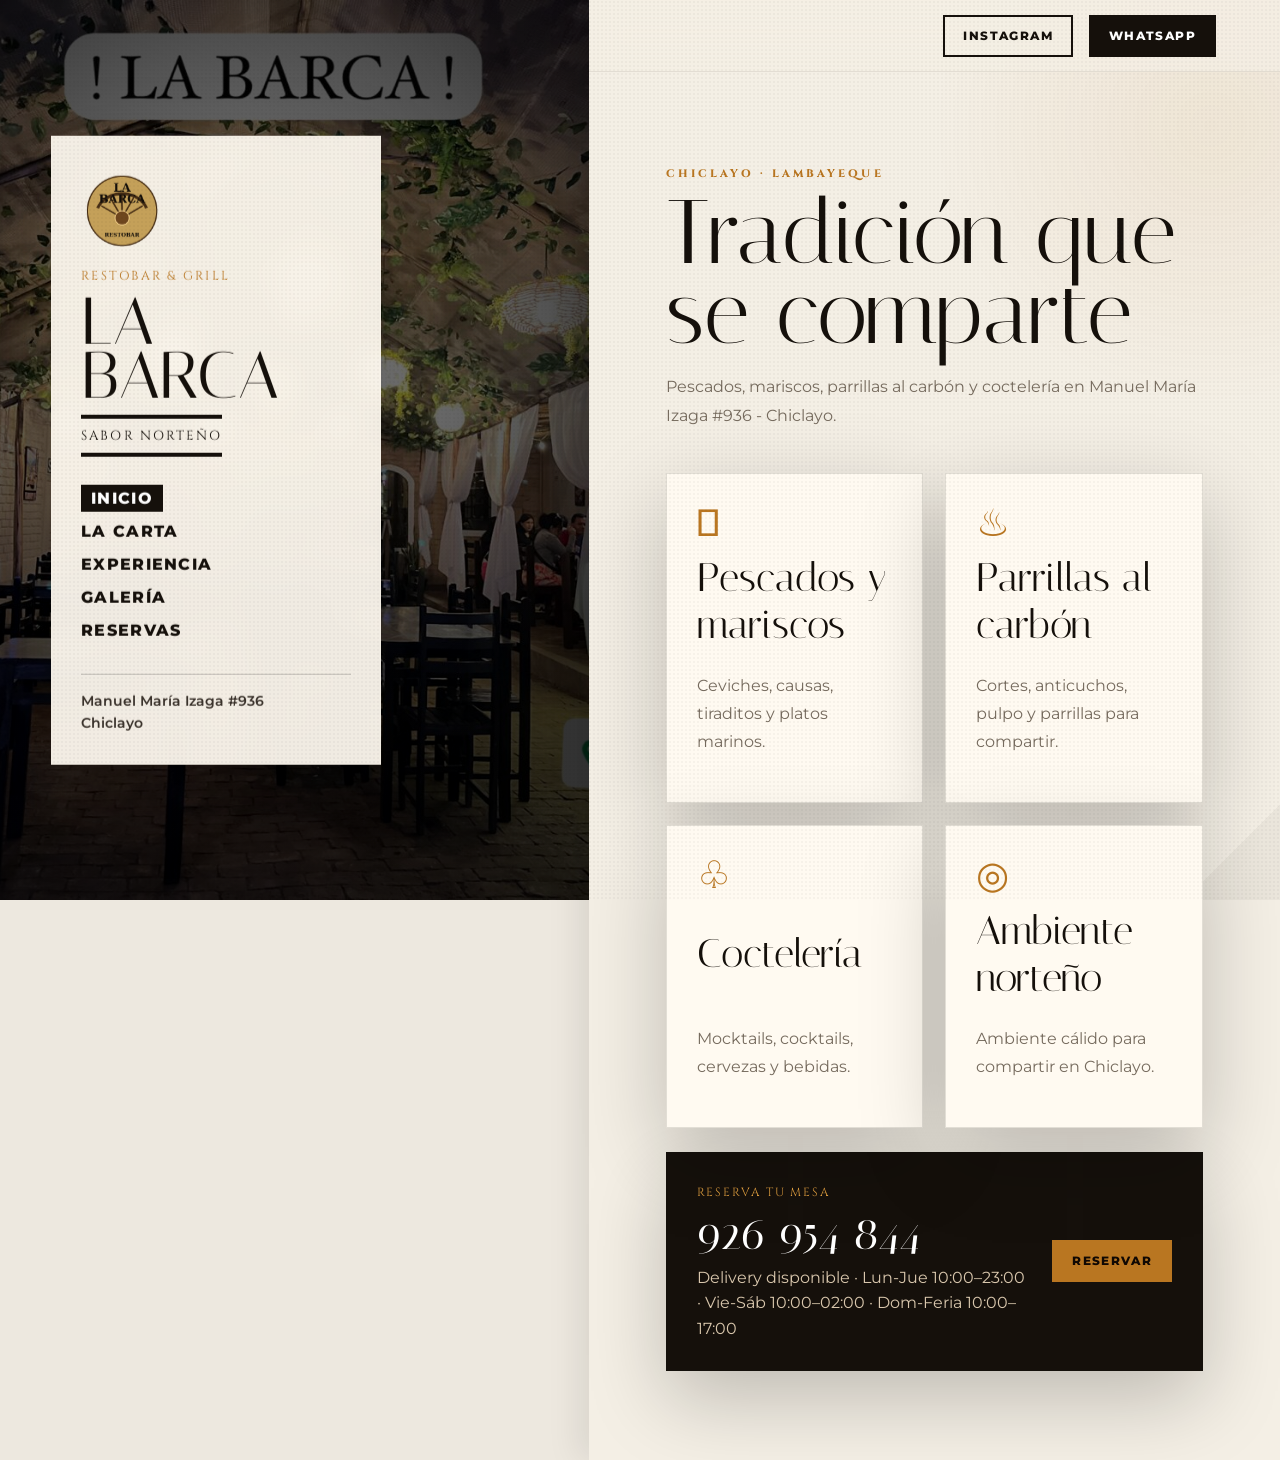
<file: index.html>
<!DOCTYPE html>
<html lang="es">
<head>
<meta charset="UTF-8">
<meta name="viewport" content="width=device-width, initial-scale=1.0">
<title>La Barca | Restobar & Grill Chiclayo</title>
<link rel="icon" type="image/png" href="assets/logo.png">
<link rel="preconnect" href="https://fonts.googleapis.com">
<link rel="preconnect" href="https://fonts.gstatic.com" crossorigin>
<link href="https://fonts.googleapis.com/css2?family=Cinzel:wght@500;600;700;800&family=Italiana&family=Montserrat:wght@300;400;500;600;700&display=swap" rel="stylesheet">
<link rel="stylesheet" href="styles.css">
</head>
<body>
<div class="grain"></div>
<div class="layout">
<aside class="side">
<div class="side-media">
<video autoplay muted loop playsinline poster="assets/salon-noche.jpg">
<source src="assets/labarca-video.mp4" type="video/mp4">
</video>
</div>
<div class="side-shade"></div>
<div class="side-card">
<img src="assets/logo.png" alt="La Barca Restobar & Grill" class="logo">
<p class="brand-top">Restobar & Grill</p>
<h1>LA BARCA</h1>
<p class="brand-sub">Sabor norteño</p>
<nav class="side-nav" aria-label="Navegación principal">
<button class="nav-link active" data-page="inicio">Inicio</button>
<button class="nav-link" data-page="carta">La carta</button>
<button class="nav-link" data-page="experiencia">Experiencia</button>
<button class="nav-link" data-page="ambiente">Galería</button>
<button class="nav-link" data-page="contacto">Reservas</button>
</nav>
<div class="side-info">
<span>Manuel María Izaga #936</span>
<span>Chiclayo</span>
</div>
</div>
</aside>
<main class="content">
<header class="topbar">
<button class="mobile-menu" aria-label="Abrir navegación">Menú</button>
<div class="top-actions">
<a href="https://www.instagram.com/labarcarestobar26/" target="_blank" rel="noopener">Instagram</a>
<a href="https://wa.me/51926954844" target="_blank" rel="noopener">WhatsApp</a>
</div>
</header>
<section id="page-inicio" class="page active">
<div class="page-head">
<span>Chiclayo · Lambayeque</span>
<h2>Tradición que se comparte</h2>
<p>Pescados, mariscos, parrillas al carbón y coctelería en Manuel María Izaga #936 - Chiclayo.</p>
</div>
<div class="highlight-grid">
<article><div class="line-icon">𓆟</div><h3>Pescados y mariscos</h3><p>Ceviches, causas, tiraditos y platos marinos.</p></article>
<article><div class="line-icon">♨</div><h3>Parrillas al carbón</h3><p>Cortes, anticuchos, pulpo y parrillas para compartir.</p></article>
<article><div class="line-icon">♧</div><h3>Coctelería</h3><p>Mocktails, cocktails, cervezas y bebidas.</p></article>
<article><div class="line-icon">◎</div><h3>Ambiente norteño</h3><p>Ambiente cálido para compartir en Chiclayo.</p></article>
</div>
<div class="callout">
<div>
<span>Reserva tu mesa</span>
<h3>926 954 844</h3>
<p>Delivery disponible · Lun-Jue 10:00–23:00 · Vie-Sáb 10:00–02:00 · Dom-Feria 10:00–17:00</p>
</div>
<button data-page="contacto" class="gold-btn">Reservar</button>
</div>
</section>
<section id="page-carta" class="page">
<div class="page-head compact">
<span>Carta</span>
<h2>Elige tu antojo</h2>
<p>Busca por plato o elige una categoría.</p>
</div>
<div class="menu-box">
<label class="search-box">
<span>Buscar plato</span>
<input id="menu-search" type="search" placeholder="Ceviche, lomo, parrilla, pisco...">
</label>
<div id="menu-tabs" class="menu-tabs"></div>
<div class="menu-workspace">
<aside id="menu-summary" class="menu-summary"></aside>
<div id="menu-grid" class="menu-grid"></div>
</div>
</div>
</section>
<section id="page-experiencia" class="page">
<div class="page-head">
<span>Cocina hecha con pasión</span>
<h2>Ven y vive La Barca</h2>
<p>Pescados, mariscos, parrillas, bebidas y ambiente norteño.</p>
</div>
<div class="story-grid">
<div class="story-copy">
<h3>Sabor norteño</h3>
<p>Platos marinos, parrillas, bebidas y ambiente norteño.</p>
<p>Carta actualizada con precios vigentes.</p>
</div>
<div class="story-stats">
<div><strong>Carta</strong><span>Actualizada</span></div>
<div><strong>Delivery</strong><span>Disponible</span></div>
<div><strong>Reservas</strong><span>926 954 844</span></div>
</div>
</div>
</section>
<section id="page-ambiente" class="page">
<div class="page-head compact">
<span>Galería</span>
<h2>Ambiente La Barca</h2>
<p>Fotos del ambiente, coctelería y espacios de La Barca.</p>
</div>
<div class="gallery-clean">
<figure><img src="assets/galeria-1.jpg" alt="Salón nocturno La Barca"><figcaption>Salón nocturno</figcaption></figure>
<figure><img src="assets/galeria-2.jpg" alt="Terraza La Barca"><figcaption>Terraza norteña</figcaption></figure>
<figure><img src="assets/galeria-3.jpg" alt="Coctelería La Barca"><figcaption>Coctelería</figcaption></figure>
</div>
</section>
<section id="page-contacto" class="page">
<div class="page-head compact">
<span>Reservas · Delivery · Ubicación</span>
<h2>Visítanos en Chiclayo</h2>
<p>Manuel María Izaga #936 - Chiclayo.</p>
</div>
<div class="contact-grid">
<div class="contact-card">
<div class="contact-row"><strong>Dirección</strong><p>Manuel María Izaga #936 - Chiclayo</p></div>
<div class="contact-row"><strong>Reservas</strong><p>926 954 844 · Delivery disponible</p></div>
<div class="contact-row"><strong>Horario</strong><p>Lun-Jue: 10:00–23:00<br>Vie-Sáb: 10:00–02:00<br>Dom-Feria: 10:00–17:00</p></div>
<div class="contact-actions">
<a href="https://www.instagram.com/labarcarestobar26/" target="_blank" rel="noopener">Instagram</a>
<a href="https://maps.app.goo.gl/7CZAw8J3Fk5JyYjH8" target="_blank" rel="noopener">Abrir mapa</a>
<a href="https://wa.me/51926954844" target="_blank" rel="noopener">Reservar</a>
</div>
</div>
<div class="map-clean">
<iframe title="Ubicación La Barca Chiclayo" src="https://www.google.com/maps/embed?pb=!1m18!1m12!1m3!1d495.24659701648727!2d-79.83606992606066!3d-6.773167766722147!2m3!1f0!2f0!3f0!3m2!1i1024!2i768!4f13.1!3m3!1m2!1s0x904cef0066bd95c1%3A0x99ac3a98f4d29e55!2sEmbarcadero!5e0!3m2!1ses!2spe!4v1778808362399!5m2!1ses!2spe" allowfullscreen loading="lazy" referrerpolicy="no-referrer-when-downgrade"></iframe>
</div>
</div>
</section>
</main>
</div>
<div id="dish-modal" class="modal" aria-hidden="true">
<div class="modal-card">
<button class="modal-close" data-dish-close>×</button>
<span id="dish-tag" class="modal-tag"></span>
<h3 id="dish-name"></h3>
<p id="dish-desc"></p>
<div id="dish-extra" class="dish-extra"></div>
<div class="modal-bottom"><strong id="dish-price"></strong><a href="https://wa.me/51926954844" target="_blank" rel="noopener">Consultar</a></div>
</div>
</div>
<script src="script.js" defer></script>
</body>
</html>
</file>
<file: styles.css>
:root{
--black:#050403;
--ink:#15100b;
--paper:#f4efe5;
--paper2:#fffaf1;
--line:#15100b;
--gold:#b97621;
--gold2:#d99a3d;
--muted:#766b5e;
--soft:rgba(21,16,11,.08);
--shadow:0 28px 80px rgba(0,0,0,.22)
}
*{box-sizing:border-box}
html{scroll-behavior:smooth}
body{margin:0;background:#ede8df;color:var(--ink);font-family:Montserrat,Arial,sans-serif;overflow-x:hidden}
a,button{font:inherit;color:inherit;text-decoration:none}
button{cursor:pointer}
img,video{display:block;max-width:100%}
.grain{position:fixed;inset:0;pointer-events:none;z-index:10;opacity:.22;background-image:radial-gradient(rgba(0,0,0,.14) .7px,transparent .8px);background-size:4px 4px;mix-blend-mode:multiply}
.layout{min-height:100svh;display:grid;grid-template-columns:minmax(360px,46vw) 1fr}
.side{position:sticky;top:0;height:100svh;overflow:hidden;background:#080604;color:#fff}
.side-media,.side-shade{position:absolute;inset:0}
.side-media video{width:100%;height:100%;object-fit:cover;filter:saturate(1.08) contrast(1.04) brightness(.82)}
.side-shade{background:linear-gradient(90deg,rgba(0,0,0,.38),rgba(0,0,0,.1)),radial-gradient(circle at 30% 40%,transparent,rgba(0,0,0,.72) 72%)}
.side-card{position:absolute;left:clamp(20px,4vw,54px);top:50%;transform:translateY(-50%);width:min(330px,calc(100% - 44px));background:rgba(255,250,241,.94);color:var(--ink);padding:34px 30px;box-shadow:var(--shadow);backdrop-filter:blur(12px)}
.logo{width:82px;height:82px;object-fit:contain;margin-bottom:16px}
.brand-top{font-family:Cinzel,serif;text-transform:uppercase;letter-spacing:.18em;font-size:.78rem;margin:0 0 10px;color:var(--gold)}
.side-card h1{font-family:Italiana,serif;font-size:4.1rem;line-height:.82;font-weight:400;margin:0 0 12px}
.brand-sub{font-family:Cinzel,serif;text-transform:uppercase;letter-spacing:.16em;font-size:.82rem;margin:0 0 28px;border-top:4px solid var(--line);border-bottom:4px solid var(--line);padding:8px 0;width:max-content}
.side-nav{display:grid;gap:6px;margin-bottom:30px}
.nav-link{border:0;background:transparent;text-align:left;text-transform:uppercase;font-weight:800;letter-spacing:.08em;font-size:1rem;padding:4px 0;transition:.18s;width:max-content}
.nav-link:hover,.nav-link.active{background:var(--ink);color:#fff;padding:4px 10px}
.side-info{display:grid;gap:6px;color:#3b332c;font-weight:600;font-size:.86rem;border-top:1px solid rgba(0,0,0,.2);padding-top:18px}
.content{position:relative;background:var(--paper);min-height:100svh;box-shadow:-12px 0 30px rgba(0,0,0,.08)}
.content:before{content:"";position:fixed;inset:0 0 0 46vw;pointer-events:none;background:radial-gradient(circle at 90% 14%,rgba(185,118,33,.08),transparent 28%),linear-gradient(135deg,transparent 0,transparent 94%,rgba(0,0,0,.035) 94%);z-index:0}
.topbar{position:sticky;top:0;z-index:7;height:72px;display:flex;align-items:center;justify-content:flex-end;gap:18px;padding:0 clamp(22px,5vw,78px);background:rgba(244,239,229,.74);backdrop-filter:blur(18px);border-bottom:1px solid rgba(21,16,11,.08)}
.top-actions{display:flex;gap:16px;align-items:center}
.top-actions a,.gold-btn,.contact-actions a,.modal-bottom a{border:2px solid var(--ink);background:var(--ink);color:#fff;text-transform:uppercase;letter-spacing:.12em;font-weight:800;font-size:.72rem;padding:12px 18px;transition:.18s}
.top-actions a:first-child{background:transparent;color:var(--ink)}
.top-actions a:hover,.gold-btn:hover,.contact-actions a:hover,.modal-bottom a:hover{transform:translateY(-2px);box-shadow:0 12px 26px rgba(0,0,0,.12)}
.mobile-menu{display:none;border:2px solid var(--ink);background:transparent;text-transform:uppercase;font-weight:800;letter-spacing:.12em;padding:10px 14px}
.page{position:relative;z-index:1;display:none;min-height:calc(100svh - 72px);padding:clamp(48px,7vw,92px) clamp(22px,6vw,86px)}
.page.active{display:block;animation:fade .28s ease}
@keyframes fade{from{opacity:0;transform:translateY(8px)}to{opacity:1;transform:none}}
.page-head{max-width:760px;margin:0 0 42px}
.page-head.compact{margin-bottom:28px}
.page-head span,.search-box span,.menu-summary>span,.modal-tag{font-family:Cinzel,serif;text-transform:uppercase;letter-spacing:.28em;font-size:.68rem;font-weight:800;color:var(--gold)}
.page-head h2{font-family:Italiana,serif;font-size:clamp(3.6rem,7vw,6.8rem);font-weight:400;line-height:.9;margin:12px 0 18px}
.page-head p{font-size:1rem;line-height:1.85;color:var(--muted);max-width:680px}
.highlight-grid{display:grid;grid-template-columns:repeat(2,minmax(0,1fr));gap:22px;max-width:880px}
.highlight-grid article,.callout,.menu-box,.story-grid,.contact-card{background:var(--paper2);border:1px solid rgba(21,16,11,.12);box-shadow:var(--shadow)}
.highlight-grid article{padding:30px;min-height:210px;display:grid;align-content:space-between}
.line-icon{font-size:2.4rem;color:var(--gold);line-height:1}
.highlight-grid h3,.story-copy h3{font-family:Italiana,serif;font-size:2.5rem;font-weight:400;margin:12px 0 8px}
.highlight-grid p,.story-copy p{color:var(--muted);line-height:1.75}
.callout{margin-top:24px;max-width:880px;padding:28px 30px;display:flex;justify-content:space-between;gap:22px;align-items:center;background:var(--ink);color:#fff}
.callout span{font-family:Cinzel,serif;color:var(--gold2);text-transform:uppercase;letter-spacing:.16em;font-size:.74rem}
.callout h3{font-family:Italiana,serif;font-size:3rem;font-weight:400;margin:4px 0}
.callout p{color:#d9c7ad;line-height:1.6;margin:0}
.gold-btn{border-color:var(--gold);background:var(--gold);color:#100803}
.menu-box{padding:28px;background:#fbf7ef}
.search-box{display:grid;gap:10px;margin-bottom:22px}
.search-box input{height:56px;border:2px solid var(--ink);background:transparent;padding:0 18px;outline:none;color:var(--ink);font-weight:600}
.search-box input:focus{border-color:var(--gold)}
.menu-tabs{display:grid;grid-template-columns:repeat(4,minmax(0,1fr));gap:10px;margin-bottom:24px}
.menu-tab{min-height:74px;border:1px solid rgba(21,16,11,.2);background:#f7f1e7;display:grid;grid-template-columns:34px 1fr auto;align-items:center;gap:10px;padding:12px;text-align:left;transition:.18s}
.menu-tab:hover,.menu-tab.active{background:var(--ink);color:#fff;border-color:var(--ink)}
.menu-tab span:not(.tab-icon){font-family:Cinzel,serif;text-transform:uppercase;font-weight:800;font-size:.72rem;letter-spacing:.08em}
.menu-tab small{font-family:Cinzel,serif;font-weight:800;color:var(--gold)}
.tab-icon{width:34px;height:34px;color:var(--gold);display:grid;place-items:center}
.tab-icon svg{width:30px;height:30px;fill:none;stroke:currentColor;stroke-width:3.2;stroke-linecap:round;stroke-linejoin:round}
.menu-workspace{display:grid;grid-template-columns:250px 1fr;gap:20px;align-items:start}
.menu-summary{position:sticky;top:96px;background:var(--ink);color:#fff;padding:28px;min-height:248px;display:grid;align-content:start;gap:10px}
.menu-summary h3{font-family:Italiana,serif;font-size:3rem;line-height:1;font-weight:400;margin:8px 0}
.menu-summary p{color:#d7c5ae;line-height:1.65}
.summary-mark{margin-top:16px;display:grid;grid-template-columns:44px 1fr;gap:8px 14px;align-items:center}
.summary-mark .tab-icon{width:44px;height:44px;grid-row:span 2}
.summary-mark strong{font-family:Italiana,serif;font-size:2.8rem;color:var(--gold2);line-height:.8}
.summary-mark small{text-transform:uppercase;letter-spacing:.16em;color:#d7c5ae;font-size:.62rem}
.menu-grid{display:grid;grid-template-columns:repeat(2,minmax(0,1fr));gap:14px;max-height:560px;overflow:auto;padding-right:6px;scrollbar-width:thin;scrollbar-color:var(--ink) transparent}
.menu-grid.search-mode{grid-template-columns:repeat(2,minmax(0,1fr))}
.dish-card{border:1px solid rgba(21,16,11,.18);background:#fffaf1;text-align:left;padding:18px;min-height:132px;transition:.18s}
.dish-card:hover{border-color:var(--gold);transform:translateY(-2px);box-shadow:0 14px 26px rgba(0,0,0,.08)}
.dish-top{display:grid;grid-template-columns:1fr auto;gap:16px}
.dish-card small{font-family:Cinzel,serif;text-transform:uppercase;letter-spacing:.14em;color:var(--gold);font-weight:800;font-size:.58rem}
.dish-card h4{font-family:Cinzel,serif;text-transform:uppercase;font-size:.82rem;line-height:1.4;margin:8px 0;color:var(--ink)}
.dish-card p{color:var(--muted);line-height:1.55;font-size:.82rem;margin:0}
.dish-card strong{font-family:Cinzel,serif;color:var(--gold);white-space:nowrap}
.empty-state{grid-column:1/-1;border:1px solid rgba(21,16,11,.18);padding:26px;color:var(--muted);background:#fffaf1}
.story-grid{max-width:880px;display:grid;grid-template-columns:1fr 260px;gap:28px;padding:34px;background:#fffaf1}
.story-stats{display:grid;gap:12px}
.story-stats div{border:1px solid rgba(21,16,11,.14);padding:18px;text-align:center;background:#f6efe4}
.story-stats strong{font-family:Italiana,serif;font-size:3.2rem;font-weight:400;color:var(--gold)}
.story-stats span{display:block;text-transform:uppercase;font-family:Cinzel,serif;font-size:.62rem;letter-spacing:.14em;color:var(--muted)}
.gallery-clean{display:grid;grid-template-columns:repeat(3,1fr);gap:18px;max-width:980px}
.gallery-clean figure{margin:0;position:relative;height:360px;overflow:hidden;background:#111}
.gallery-clean img{width:100%;height:100%;object-fit:cover;filter:saturate(1.03) contrast(1.04);transition:.35s}
.gallery-clean figure:hover img{transform:scale(1.03)}
.gallery-clean figcaption{position:absolute;left:14px;bottom:14px;background:rgba(255,250,241,.9);color:var(--ink);padding:9px 12px;font-family:Cinzel,serif;text-transform:uppercase;letter-spacing:.12em;font-size:.66rem;font-weight:800}
.contact-grid{display:grid;grid-template-columns:.9fr 1.1fr;gap:24px;max-width:980px;align-items:stretch}
.contact-card{padding:30px;background:#fffaf1}
.contact-row{padding:20px 0;border-bottom:1px solid rgba(21,16,11,.16)}
.contact-row:first-child{padding-top:0}
.contact-row strong{display:block;font-family:Cinzel,serif;text-transform:uppercase;letter-spacing:.16em;color:var(--gold);font-size:.82rem;margin-bottom:8px}
.contact-row p{line-height:1.7;font-weight:600}
.contact-actions{display:flex;flex-wrap:wrap;gap:10px;margin-top:24px}
.contact-actions a{border-color:var(--gold);background:var(--gold);color:#100803}
.map-clean iframe{width:100%;height:100%;min-height:430px;border:0;display:block;filter:saturate(.94) contrast(1.02);box-shadow:var(--shadow)}
.modal{position:fixed;inset:0;background:rgba(0,0,0,.6);z-index:50;display:none;place-items:center;padding:20px;backdrop-filter:blur(10px)}
.modal.show{display:grid}
.modal-card{width:min(520px,100%);background:var(--paper2);padding:34px;position:relative;box-shadow:var(--shadow)}
.modal-close{position:absolute;right:16px;top:12px;border:0;background:transparent;font-size:2.2rem;line-height:1}
.modal-card h3{font-family:Italiana,serif;font-size:3rem;font-weight:400;margin:12px 0}
.modal-card p{color:var(--muted);line-height:1.8}
.dish-extra{display:grid;gap:10px;margin:18px 0}
.dish-extra span{background:#f2eadf;border:1px solid rgba(21,16,11,.12);padding:12px;color:var(--muted)}
.modal-bottom{display:flex;justify-content:space-between;align-items:center;gap:16px;margin-top:20px}
.modal-bottom strong{font-family:Cinzel,serif;color:var(--gold);font-size:1.35rem}
@media(max-width:1100px){
.layout{grid-template-columns:380px 1fr}
.content:before{inset:0 0 0 380px}
.menu-tabs{grid-template-columns:repeat(3,1fr)}
.menu-workspace,.contact-grid,.story-grid{grid-template-columns:1fr}
.menu-summary{position:relative;top:auto;min-height:0}
.gallery-clean{grid-template-columns:1fr 1fr}
.gallery-clean figure:first-child{grid-column:1/-1}
}
@media(max-width:820px){
.layout{display:block}
.side{position:fixed;inset:0;z-index:20;height:auto;transform:translateX(-100%);transition:.28s;width:min(360px,88vw)}
.nav-open .side{transform:none}
.side-card{left:18px;right:18px;width:auto;top:50%;padding:28px 24px}
.content{min-height:100svh}
.content:before{inset:0}
.topbar{justify-content:space-between;padding:0 16px;height:66px}
.mobile-menu{display:block}
.top-actions a{padding:10px 12px;font-size:.62rem}
.page{min-height:calc(100svh - 66px);padding:42px 16px}
.page-head h2{font-size:3.6rem}
.highlight-grid,.menu-grid,.menu-grid.search-mode{grid-template-columns:1fr}
.callout{display:grid}
.menu-box{padding:16px}
.menu-tabs{display:flex;overflow-x:auto;gap:10px;padding-bottom:8px}
.menu-tab{min-width:172px}
.gallery-clean{grid-template-columns:1fr}
.gallery-clean figure{height:280px}
.map-clean iframe{min-height:320px}
.contact-actions{display:grid}
.contact-actions a{text-align:center}
}
@media(max-width:420px){
.side-card h1{font-size:3.25rem}
.page-head h2{font-size:3rem}
.menu-summary h3{font-size:2.35rem}
.dish-top{grid-template-columns:1fr}
.dish-card strong{margin-top:6px}
.top-actions a:last-child{display:none}
}
.dish-extra:empty{display:none}
</file>
